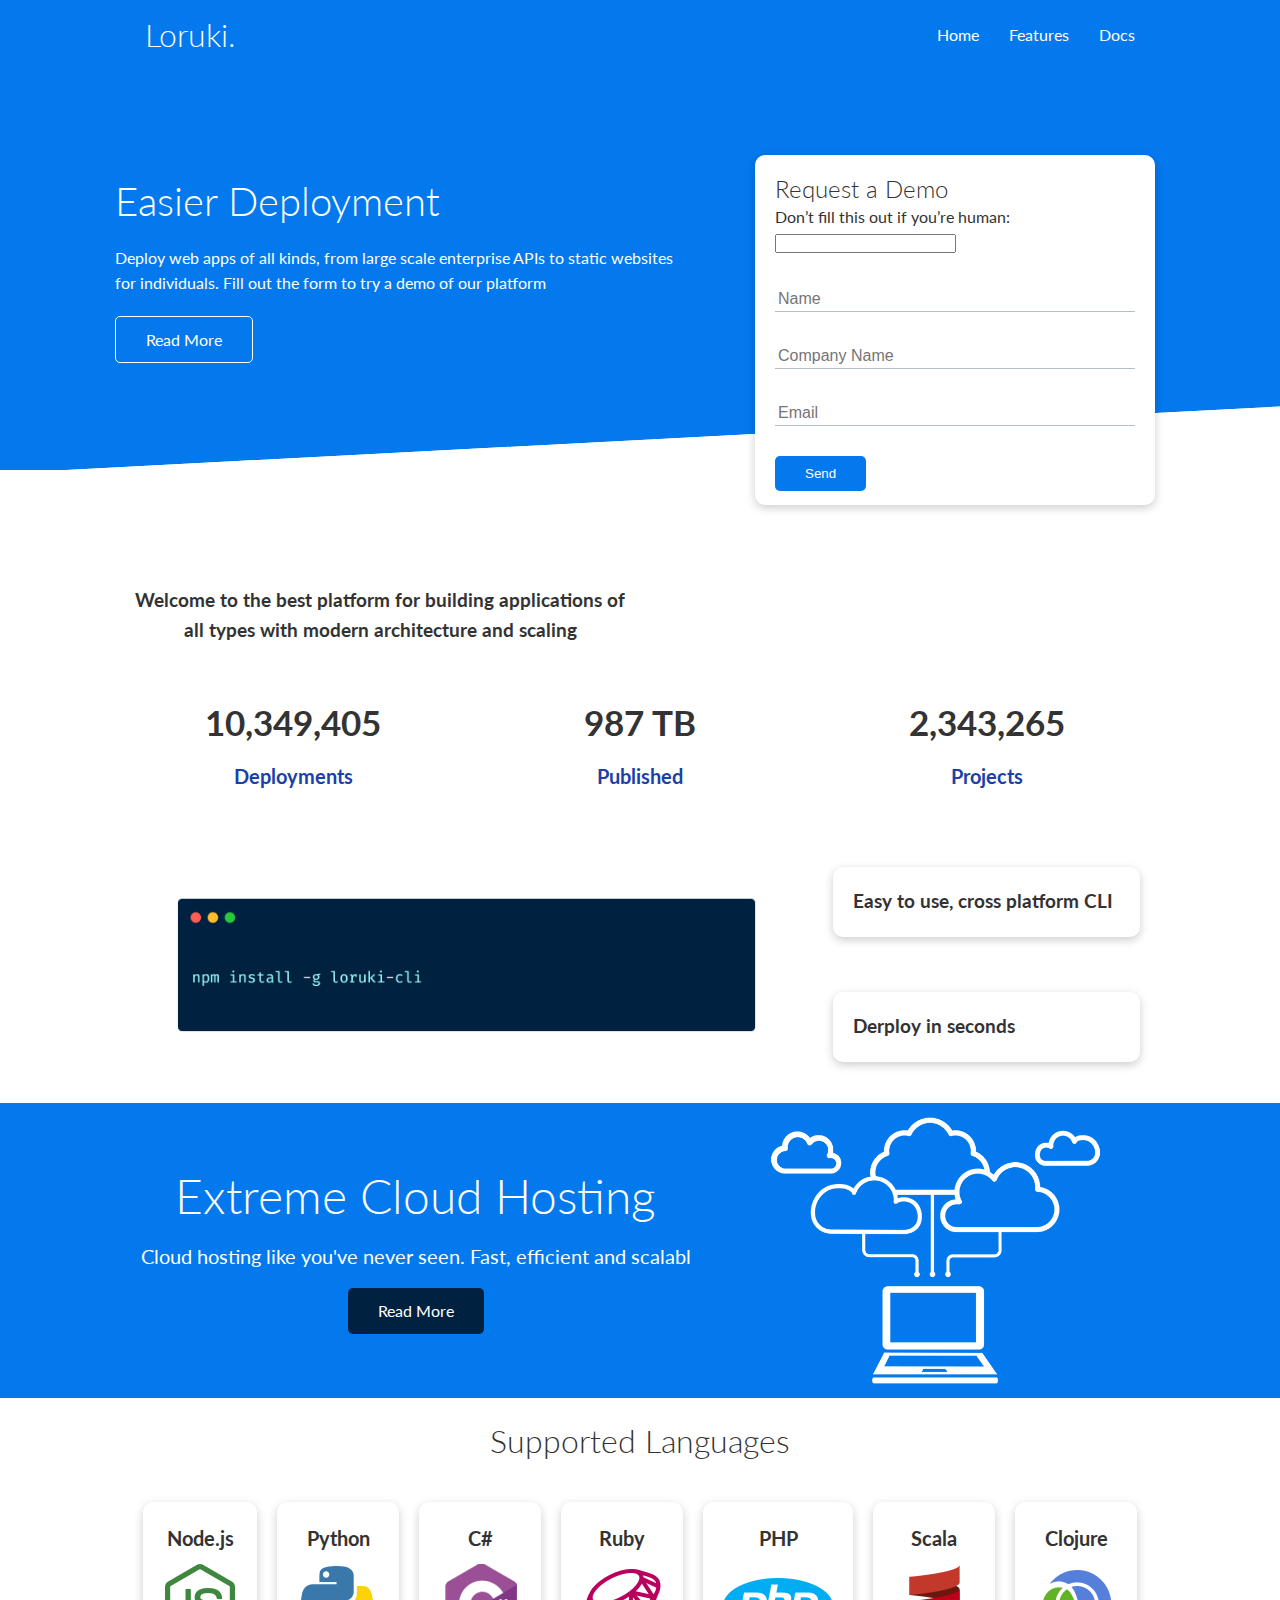
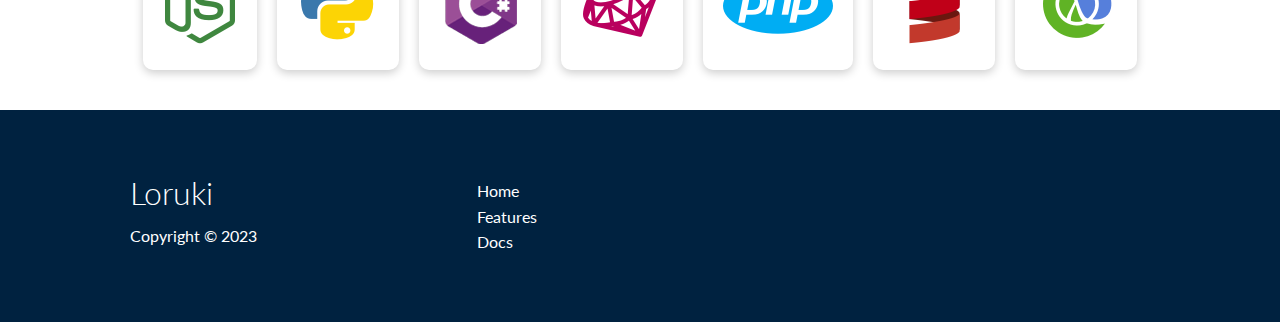
<file: index.html>
<!DOCTYPE html>
<html lang="en">
<head>
 <meta charset="UTF-8">
 <meta name="viewport" content="width=device-width, initial-scale=1.0">
 <link rel="stylesheet" href="https://cdnjs.cloudflare.com/ajax/libs/font-awesome/5.15.1/css/all.min.css" integrity="sha512-+4zCK9k+qNFUR5X+cKL9EIR+ZOhtIloNl9GIKS57V1MyNsYpYcUrUeQc9vNfzsWfV28IaLL3i96P9sdNyeRssA==" crossorigin="anonymous" referrerpolicy="no-referrer" />
 <link rel="stylesheet" href="CSS/style.css">
 <link rel="stylesheet" href="CSS/utilities.css">
 <title>Loruki | Cloud Hosting For Everyone</title>
</head>
<body>
  <!-- Navbar -->
  <div class="navbar">
   <div class="container flex">
    <h1 class="logo"><a href="index.html">Loruki.</a></h1>
    <nav>
     <ul>
      <li><a href="index.html">Home</a></li>
      <li><a href="features.html">Features</a></li>
      <li><a href="docs.html">Docs</a></li>
     </ul>
    </nav>
   </div>
  </div>

  <!-- Showcase -->
  <section class="showcase">
    <div class="container grid">
      <div class="showcase-text">
        <h1>Easier Deployment</h1>
        <p>Deploy web apps of all kinds, from large scale enterprise APIs to static websites for individuals. Fill out the form to try a demo of our platform</p>
        <a href="features.html" class="btn btn-outline">Read More</a>
      </div>
      <div class="showcase-form card">
        <h2>Request a Demo</h2>
        <form name="contact" method="POST" netlify-honeypot="bot-field" data-netlify="true">
          <input type="hidden" name="form-name" value="contact">     <label>
      Don’t fill this out if you’re human: <input name="bot-field" />
    </label>
  </p>
          <div class="form-control">
            <input type="text" name="name" placeholder="Name" required>
          </div>
          <div class="form-control">
            <input type="text" name="company" placeholder="Company Name" required>
          </div>
          <div class="form-control">
            <input type="email" name="email" placeholder="Email" required>  
          </div>
          <input type="submit" value="Send" class="btn btn-primary">
        </form>
      </div>
    </div>
  </section>

  <!-- Stats -->
  <section class="stats">
    <div class="container">
      <h3 class="stats-heading text-center my-1">
        Welcome to the best platform for building applications of all types with modern architecture and scaling
      </h3>
      <div class="grid grid-3 text-center my-4">
        <div>
          <i class="fas fa-server fa-3x"></i>
          <h3>10,349,405</h3>
          <p class="text-secondary">Deployments</p>
        </div>
        <div>
          <i class="fas fa-upload fa-3x"></i>
          <h3>987 TB</h3>
          <p class="text-secondary">Published</p>
        </div>
        <div>
          <i class="fas fa-project-diagram fa-3x"></i>
          <h3>2,343,265</h3>
          <p class="text-secondary">Projects</p>
        </div>
      </div>
    </div>
  </section>

  <!-- Cli -->
  <section class="cli">
    <div class="container grid">
      <img src="images/cli.png" alt="">
      <div class="card">
        <h3>Easy to use, cross platform CLI</h3>
      </div>
      <div class="card">
        <h3>Derploy in seconds</h3>
      </div>
    </div>
  </section>

  <!-- Cloud -->
  <section class="cloud bg-primary my-2 py2">
    <div class="container grid">
      <div class="text-center">
        <h2 class="lg">Extreme Cloud Hosting</h2>
        <p class="lead my-1">Cloud hosting like you've never seen. Fast, efficient and scalabl</p>
        <a href="features.html" class="btn btn-dark">Read More</a>
      </div>
      <img src="images/cloud.png" alt="">
    </div>
  </section>

  <!-- Languages -->
  <section class="languages">
    <h2 class="md text-center my-2">
      Supported Languages
    </h2>
    <div class="container flex">
      <div class="card">
        <h4>Node.js</h4>
        <img src="images/logos/node.png" alt="">
      </div>
      <div class="card">
        <h4>Python</h4>
        <img src="images/logos/python.png" alt="">
      </div>
      <div class="card">
        <h4>C#</h4>
        <img src="images/logos/csharp.png" alt="">
      </div>
      <div class="card">
        <h4>Ruby</h4>
        <img src="images/logos/ruby.png" alt="">
      </div>
      <div class="card">
        <h4>PHP</h4>
        <img src="images/logos/php.png" alt="">
      </div>
      <div class="card">
        <h4>Scala</h4>
        <img src="images/logos/scala.png" alt="">
      </div>
      <div class="card">
        <h4>Clojure</h4>
        <img src="images/logos/clojure.png" alt="">
      </div>
    </div>
  </section>

  <!-- Footer -->
  <footer class="footer bg-dark py-5">
    <div class="container grid grid-3">
      <div>
        <h1>Loruki</h1>
        <p>Copyright &copy; 2023</p>
      </div>
      <nav>
        <ul>
          <li><a href="index.html">Home</a></li>
          <li><a href="features.html">Features</a></li>
          <li><a href="docs.html">Docs</a></li>
        </ul>
      </nav>
      <div class="social">
        <a href=""><i class="fab fa-github fa-2x"></i></a>
        <a href=""><i class="fab fa-facebook fa-2x"></i></a>
        <a href=""><i class="fab fa-instagram fa-2x"></i></a>
        <a href=""><i class="fab fa-twitter fa-2x"></i></a>
      </div>
    </div>
  </footer>
</body>
</html>
</file>
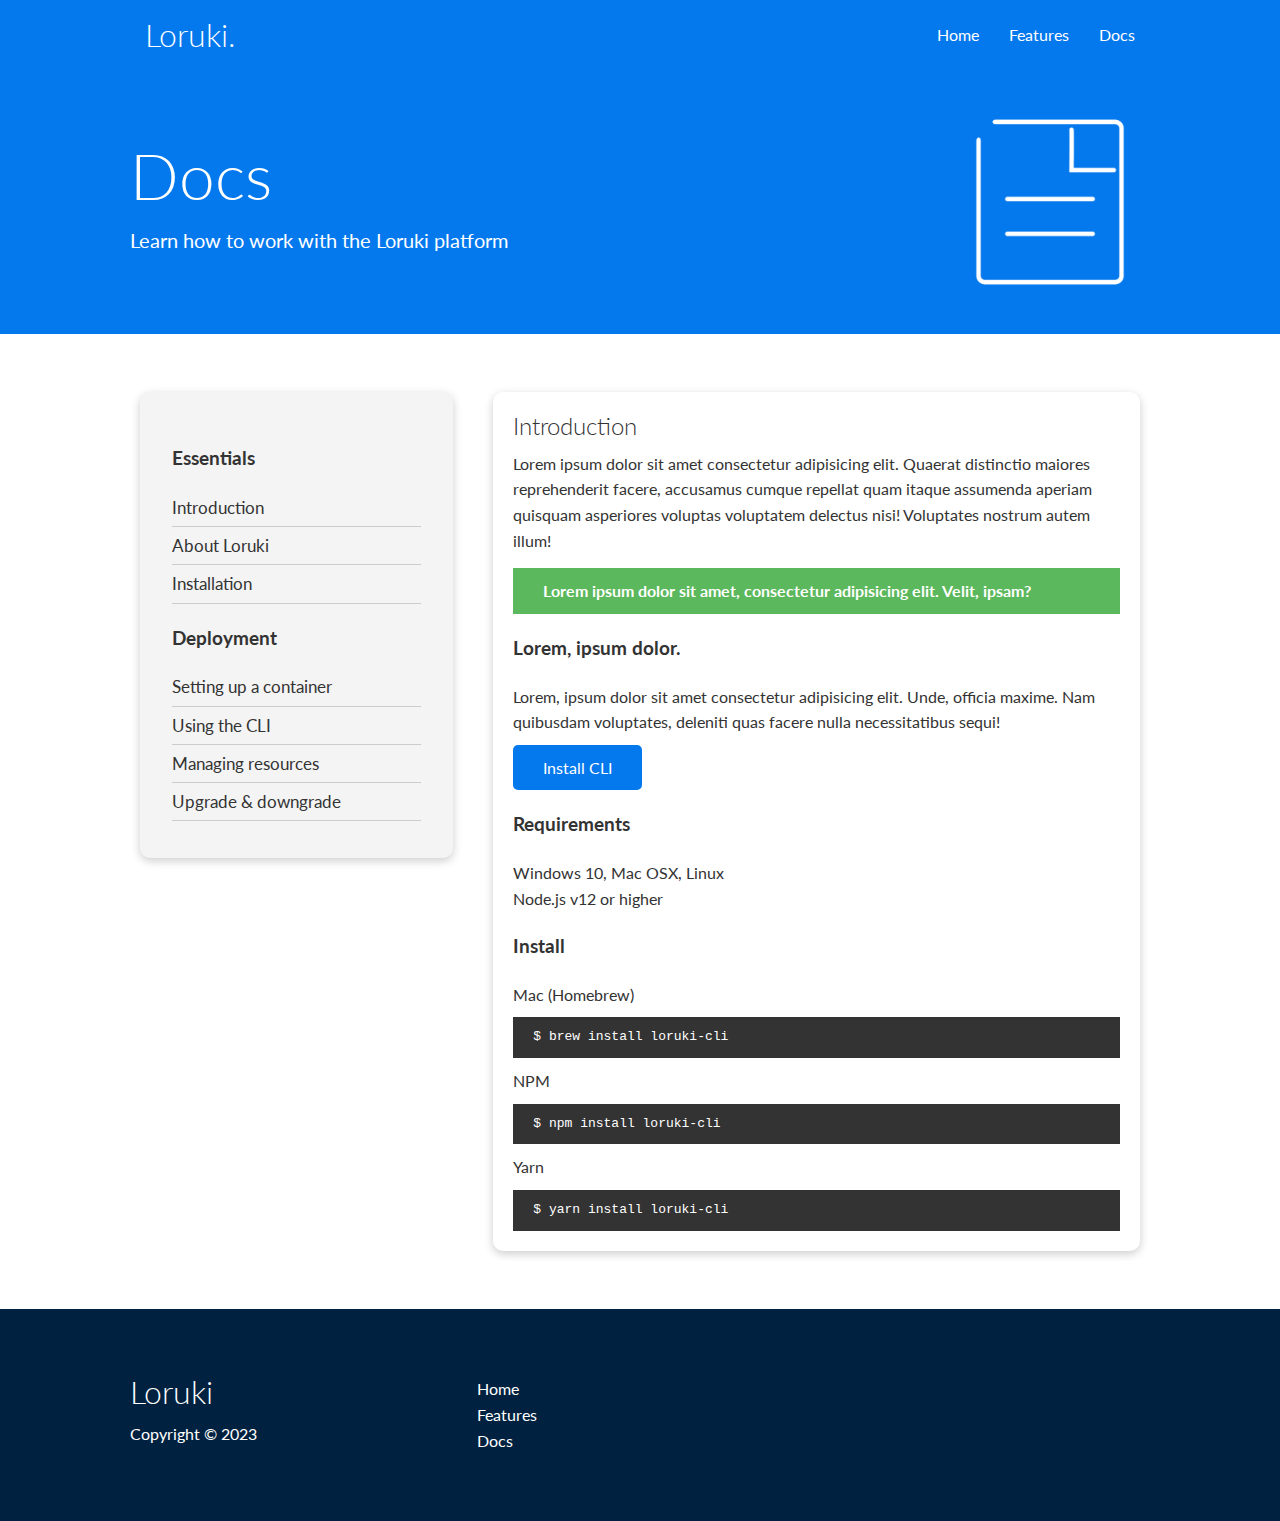
<file: docs.html>
<!DOCTYPE html>
<html lang="en">
<head>
 <meta charset="UTF-8">
 <meta name="viewport" content="width=device-width, initial-scale=1.0">
 <link rel="stylesheet" href="https://cdnjs.cloudflare.com/ajax/libs/font-awesome/5.15.1/css/all.min.css" integrity="sha512-+4zCK9k+qNFUR5X+cKL9EIR+ZOhtIloNl9GIKS57V1MyNsYpYcUrUeQc9vNfzsWfV28IaLL3i96P9sdNyeRssA==" crossorigin="anonymous" referrerpolicy="no-referrer" />
 <link rel="stylesheet" href="CSS/style.css">
 <link rel="stylesheet" href="CSS/utilities.css">
 <title>Loruki | Cloud Hosting For Everyone</title>
</head>
<body>
  <!-- Navbar -->
  <div class="navbar">
   <div class="container flex">
    <h1 class="logo"><a href="index.html">Loruki.</a></h1>
    <nav>
     <ul>
      <li><a href="index.html">Home</a></li>
      <li><a href="features.html">Features</a></li>
      <li><a href="docs.html">Docs</a></li>
     </ul>
    </nav>
   </div>
  </div>

  <!-- Head -->
  <section class="docs-head bg-primary py-3">
   <div class="container grid">
    <div>
     <h1 class="xl">Docs</h1>
     <p class="lead">Learn how to work with the Loruki platform</p>
    </div>
    <img src="images/docs.png" alt="">
   </div>
  </section>

  <!-- Docs main -->
  <section class="docs-main my-4">
   <div class="container grid">
    <div class="card bg-light p-3">
     <h3 class="my-2">Essentials</h3>
     <nav>
      <ul>
       <li><a class="text-primary" href="#">Introduction</a></li>
       <li><a href="#">About Loruki</a></li>
       <li><a href="#">Installation</a></li>
      </ul>
     </nav>
     <h3 class="my-2">Deployment</h3>
     <nav>
      <ul>
       <li><a href="#">Setting up a container</a></li>
							<li><a href="#">Using the CLI</a></li>
							<li><a href="#">Managing resources</a></li>
							<li><a href="#">Upgrade & downgrade</a></li>
      </ul>
     </nav>
    </div>
    <div class="card">
     <h2>Introduction</h2>
     <p>Lorem ipsum dolor sit amet consectetur adipisicing elit. Quaerat distinctio maiores reprehenderit facere, accusamus cumque repellat quam itaque assumenda aperiam quisquam asperiores voluptas voluptatem delectus nisi! Voluptates nostrum autem illum!</p>
     <div class="alert alert-success">
      <i class="fas fa-info"></i>Lorem ipsum dolor sit amet, consectetur adipisicing elit. Velit, ipsam?
     </div>
     <h3>Lorem, ipsum dolor.</h3>
     <p>Lorem, ipsum dolor sit amet consectetur adipisicing elit. Unde, officia maxime. Nam quibusdam voluptates, deleniti quas facere nulla necessitatibus sequi!</p>
     <a href="#" class="btn btn-primary">Install CLI</a>
     <h3>Requirements</h3>
     <ul>
      <li>Windows 10, Mac OSX, Linux</li>
      <li>Node.js v12 or higher</li>
     </ul>
     <h3>Install</h3>
     <p>Mac (Homebrew)</p>
     <pre><code>$ brew install loruki-cli</code></pre>
     <p>NPM</p>
     <pre><code>$ npm install loruki-cli</code></pre>
     <p>Yarn</p>
     <pre><code>$ yarn install loruki-cli</code></pre>
    </div>
   </div>
  </section>
  <!-- Footer -->
  <footer class="footer bg-dark py-5">
    <div class="container grid grid-3">
      <div>
        <h1>Loruki</h1>
        <p>Copyright &copy; 2023</p>
      </div>
      <nav>
        <ul>
          <li><a href="index.html">Home</a></li>
          <li><a href="features.html">Features</a></li>
          <li><a href="docs.html">Docs</a></li>
        </ul>
      </nav>
      <div class="social">
        <a href=""><i class="fab fa-github fa-2x"></i></a>
        <a href=""><i class="fab fa-facebook fa-2x"></i></a>
        <a href=""><i class="fab fa-instagram fa-2x"></i></a>
        <a href=""><i class="fab fa-twitter fa-2x"></i></a>
      </div>
    </div>
  </footer>
</body>
</html>
</file>
<file: CSS/style.css>
@import url('https://fonts.googleapis.com/css2?family=Lato:wght@300&display=swap');

:root{
  --primary-color:#0478ed;
  --secondary-color:#1c3fa8;
  --dark-color:#002240;
  --light-color:#f4f4f4;
  --success-color:#5cb85c;
  --error-color:#d9534f;
}

*{
  box-sizing: border-box;
  padding: 0;
  margin: 0;
}

body {
 font-family: 'Lato', sans-serif;
 color: #333;
 line-height: 1.6;
}

ul{
 list-style-type: none;
}

a{
 text-decoration: none;
 color: #333;
}

h1,
h2{
 font-weight: 300;
 line-height: 1.2;
}

p{
 margin: 10px 0;
}

img{
 width: 100%;
}

code, pre{
  background-color: #333;
  color: #fff;
  padding: 10px;
}

.hidden{
  visibility: hidden;
  height: 0;
}
/* Navbar */
.navbar{
 background-color: var(--primary-color);
 color: #fff;
 height: 70px;
}

.navbar .flex{
 justify-content: space-between;
}
.navbar ul{
 display: flex;
}

.navbar a{
 color: #fff;
 padding: 10px;
 margin: 0 5px;
}

.navbar a:hover{
  border-bottom: 2px #fff solid;
}
/* Showcase */
.showcase{
  height: 400px;
  background-color: var(--primary-color);
  color: #fff;
  position: relative;
} 

.showcase h1{
  font-size: 40px;
}

.showcase p{
  margin: 20px 0;
}

.showcase .grid{
  overflow: visible;
  grid-template-columns: 55% 45%;
  gap: 30px;
}

.showcase-text{
  animation: slideInFromLeft 1s ease-in;
}

.showcase-form{
  position: relative;
  top: 60px;
  height: 350px;
  width: 400px;
  padding: 40px;
  z-index: 100;
  justify-self: flex-end;
  animation: slideInFromRight 1s ease-in;
}

.showcase-form .form-control{
  margin: 30px 0;
}

.showcase-form input[type="text"],
.showcase-form input[type="email"]{
  border: 0;
  border-bottom: 1px solid #b4becb;
  width: 100%;
  padding: 3px;
  font-size: 16px;
}

.showcase-form input:focus{
  outline: none;
}

.showcase::before,
.showcase::after{
  content: '';
  position: absolute;
  height: 100px;
  bottom: -70px;
  right: 0;
  left: 0;
  background-color: #fff;
  transform: skewY(-3deg);
  --webkit-transform: skewY(-3deg);
  --moz-transform: skewY(-3deg);
  --ms-transform: skewY(-3deg);
}

/* Stats */
.stats{
  padding-top: 100px;
  animation: slideInFromBottom 1s ease-in;
}

.stats-heading{
  max-width: 500px;
  margin: auto;
}

.stats .grid h3{
  font-size: 35px;
}

.stats .grid p{
  font-size: 20px;
  font-weight: bold;
}

/* CLI */
.cli .grid{
  grid-template-columns: repeat(3, 1fr);
  grid-template-rows: repeat(2,1fr);
}

.cli .grid > *:first-child{
  grid-column: 1 /span 2;
  grid-row: 1 /span 2;
}

/* Cloud */
.cloud .grid{
  grid-template-columns: 4fr 3fr;
}

/* Languages */
.languages .flex{
  flex-wrap: wrap;
}

.languages .card{
  text-align: center;
  margin: 18px 10px 40px;
  transition: transform 0.2s ease-in;
}

.languages .card h4{
  font-size: 20px;
  margin-bottom: 10px;
}

.languages .card:hover{
    transform: translateY(-15px);
}

/* Features Page */
.features-head img,.docs-head img{
  width: 200px;
  justify-self: flex-end;
}

.features-sub-head img{
  width: 300px;
  justify-self: flex-end;
}

.features-main .card > i{
  margin-right: 20px;
}

.features-main .grid{
  padding: 30px;
}

.features-main .grid > *:first-child {
  grid-column: 1 / span 3;
}

.features-main .grid > *:nth-child(2) {
  grid-column: 1 / span 2;
}

/* Docs */
.docs-main h3{
  margin: 20px 0;
}

.docs-main .grid{
  grid-template-columns: 1fr 2fr;
  align-items: flex-start;
}

.docs-main nav li{
  font-size: 17px;
  padding-bottom: 5px;
  margin-bottom: 5px;
  border-bottom: 1px solid #ccc;
}

.docs-main a:hover{
  font-weight: bold;
}
/* Footer */
.footer .social a{
  margin: 0 10px;
}

/* Animations */
@keyframes slideInFromLeft{
  0%{
    transform: translateX(-100%);
  }

  100%{
    transform: translateX(0);
  }
}

@keyframes slideInFromRight{
  0%{
    transform: translateX(100%);
  }

  100%{
    transform: translateX(0);
  }
}

@keyframes slideInFromTop{
  0%{
    transform: translateY(-100%);
  }

  100%{
    transform: translateY(0);
  }
}

@keyframes slideInFromBottom{
  0%{
    transform: translateY(100%);
  }

  100%{
    transform: translateY(0);
  }
}

/* Tablette and Under */
@media(max-width:768px){
  .grid,
  .showcase .grid,
  .stats .grid,
  .cli .grid,
  .cloud .grid
  .features-main .grid,
  .docs-main .grid {
    grid-template-columns: 1fr;
    grid-template-rows: 1fr;
  }

  .showcase{
    height: auto;
  }

  .showcase-text{
    text-align: center;
    margin-top: 40px;
    animation: slideInFromTop 1s ease-in;
  }

  .showcase-form{
    justify-self: center;
    margin: auto;
    animation: slideInFromBottom 1s ease-in;
  }

  .cli .grid > *:first-child{
    grid-column: 1;
    grid-row: 1;
  }

  .features-head,
  .features-sub-head,
  .docs-head {
    text-align: center;
  }

  .features-head img,
  .features-sub-head img,
  .docs-head img{
    justify-self: center;
  }

  .features-main .grid > *:first-child,
  .features-main .grid > *:nth-child(2) {
    grid-column: 1;
  }

}


/* Mobile */
@media(max-width:500px){
  .navbar{
    height: 110px;
  }

  .navbar .flex{
    flex-direction: column;
  }
  
  .navbar ul{
    padding: 10px;
    background-color: rgba(0, 0, 0, 0.1);
  }
}
</file>
<file: CSS/utilities.css>
/* Utilities */
.container{
 max-width: 1100px;
 margin: 0 auto;
 overflow: auto;
 padding: 0 40px;
}

.card{
  background-color: #fff;
  color: #333;
  border-radius: 10px;
  box-shadow: 0 3px 10px rgba(0, 0, 0, 0.2);
  padding: 20px;
  margin: 10px;
}

.btn{
  display: inline-block;
  padding: 10px 30px;
  cursor: pointer;
  background-color: var(--primary-color);
  color: #fff;
  border: none;
  border-radius: 5px;
}

.btn-outline{
  background-color: transparent;
  border: 1px solid #fff;
}

.btn:hover{
  transform: scale(0.98);
}

/* Background & Color buttons*/
.bg-primary,
.btn-primary{
 background-color: var(--primary-color);
 color: #fff;
}

.bg-secondary,
.btn-secondary{
 background-color: var(--secondary-color);
 color: #fff;
}

.bg-dark,
.btn-dark{
 background-color: var(--dark-color);
 color: #fff;
}

.bg-light, .btn-light{
 background-color: var(--light-color);
 color: #333;
}

.bg-primary a, 
.btn-primary a,
.bg-secondary a,
.btn-secondary a,
.bg-dark a,
.btn-dark a{
 color: #fff;
}


/* Text colors */
.text -primary{
 color: var(--primary-color);
}

.text-secondary{
 color: var(--secondary-color);
}

.text-dark{
 color: var(--dark-color);
}

.text-light{
 color: var(--light-color);
}


/* Text sizes */
.lead{
 font-size: 20px;
}

.sm{
 font-size: 1rem;
}

.md{
 font-size: 2rem;
}

.lg{
 font-size: 3rem;
}

.xl{
 font-size: 4rem;
}

.text-center{
 text-align: center;
}

/* Alert */
.alert{
 background-color: var(--light-color);
 padding: 10px 20px;
 font-weight: bold;
 margin: 15px 0;
}

.alert i{
 margin-right: 10px;
}

.alert-success{
 background-color: var(--success-color);
 color: #fff;
}

.alert-error{
 background-color: var(--error-color);
 color: #fff;
}

.flex{
 display: flex; 
 justify-content: center;
 align-items: center;
 height: 100%;
}

.grid{
  height: 100%;
  display: grid;
  grid-template-columns: repeat(2, 1fr);
  gap: 20px;
  justify-content: center;
  align-items: center;
}

.grid-3{
  grid-template-columns: repeat(3, 1fr);
}

/* Margin */
.my-1{
 margin: 1rem 0;
}

.my-2{
 margin: 1.5rem 0;
}

.my-3{
 margin: 2rem 0;
}

.my-4{
 margin: 3rem 0;
}

.my-5{
 margin: 4rem 0;
}

.m-1{
 margin: 1rem;
}

.m-1{
 margin: 1.5rem;
}

.m-3{
 margin: 2rem;
}

.m-4{
 margin: 3rem;
}

.m-5{
 margin: 4rem;
}

/* Padding */
.py-1{
 padding: 1rem 0;
}

.py-1{
 padding: 1.5rem 0;
}

.py-3{
 padding: 2rem 0;
}

.py-4{
 padding: 3rem 0;
}

.py-5{
 padding: 4rem 0;
}

.p-1{
 padding: 1rem;
}

.p-1{
 padding: 1.5rem;
}

.p-3{
 padding: 2rem;
}

.p-4{
 padding: 3rem;
}

.m-5{
 padding: 4rem;
}
</file>
